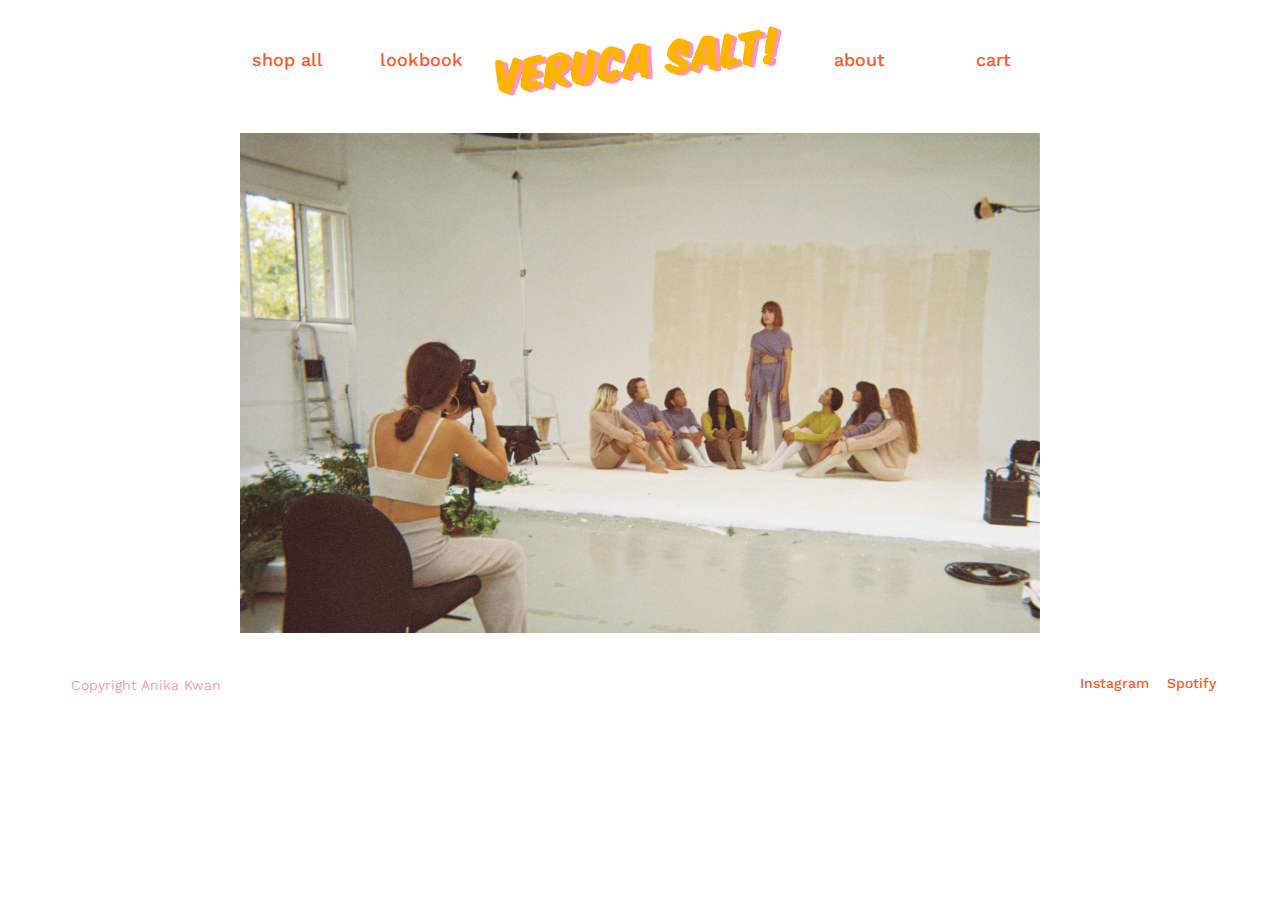
<file: index.html>
<!doctype html>
<html>

<head>
<meta charset="UTF-8">
<title>Veruca Salt!</title>
<link href="css/styles.css" rel="stylesheet" type="text/css">
	<link href="https://fonts.googleapis.com/css?family=Work+Sans:300,400,500,600,700,800,900&display=swap" rel="stylesheet">
 <script src="http://ajax.googleapis.com/ajax/libs/jquery/3.0.0/jquery.min.js"></script>
  <script src="js/responsiveslides.min.js"></script>
  <script>
   
    $(function () 
	  {

      // Slideshow 1
      $("#slider1").responsiveSlides({
        maxwidth: 800,
        speed: 300
      });

     
    });
  </script>	
	
</head>

<body>
<div id="wrapper">
<header>	
<nav>
<ul>
	<li><a href="shop-all.html"> shop all</a></li>
	<li><a href="lookbook.html">lookbook</a></li>
	<li id="linked-logo">
		<a href="index.html"><img src="images/verucasalt-logo.png" alt="" id = "logo" /></a>
	</li>
	<li><a href="about.html">about</a></li>
	<li><a href="cart.html">cart</a></li>
</ul>
</nav> <!--Main header navigation-->	
</header>	
	
<div id="content">
	<div class="slideshow">
	<ul class="rslides" id="slider1">
   <li><img src="images/slideshow/2.jpg" alt=""></li>
	<li><img src="images/slideshow/1.jpg" alt=""></li>
  <li><img src="images/slideshow/3.jpg" alt=""></li>
  </ul>
	</div>
	
	
</div>
	
<footer>
	<div class="left"> 
		<p class="copyright">Copyright Anika Kwan</p>
	</div>
	<div class = "right">
		<ul>
			<li>
				<a class="footer-link" href="https://instagram.com/anikakwan">Instagram</a>
			</li>
			<li>
				<a class= "footer-link" href= "https://open.spotify.com/user/anikakwan?si=peA4yP7_T5yDrOCucf3usg">Spotify</a>
			</li>
		</ul>
	</div>

</footer>

</div>
</body>

</html>
</file>
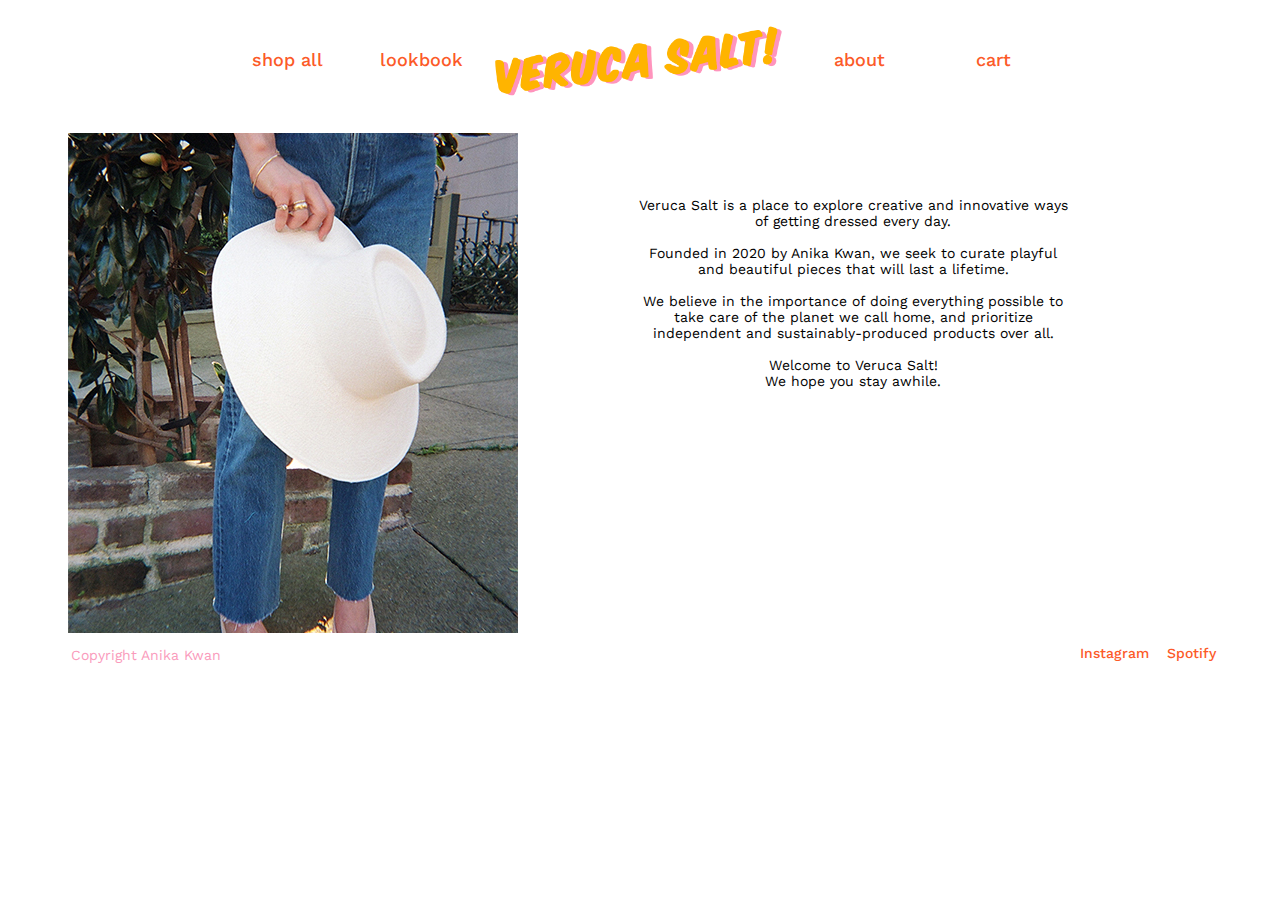
<file: about.html>
<!doctype html>
<html>

<head>
<meta charset="UTF-8">
<title>Veruca Salt!</title>
<link href="css/styles.css" rel="stylesheet" type="text/css">
	<link href="https://fonts.googleapis.com/css?family=Work+Sans:300,400,500,600,700,800,900&display=swap" rel="stylesheet">
</head>

<body>
<div id="wrapper">
<header>	
<nav>
<ul>
	<li><a href="shop-all.html"> shop all</a></li>
	<li><a href="lookbook.html">lookbook</a></li>
	<li id="linked-logo">
		<a href="index.html"><img src="images/verucasalt-logo.png" alt="" id = "logo" /></a>
	</li>
	<li><a href="about.html">about</a></li>
	<li><a href="cart.html">cart</a></li>
</ul>
</nav> <!--Main header navigation-->	
</header>	
	
<div id="content">
	<div class="about">
		<div class="picture">
		<img src ="images/lookbook/aboutpage.jpg" alt="">
		</div>
		
		<div class="text-frame">
			<div class = "text">
			<p>Veruca Salt is a place to explore creative and innovative ways of getting dressed every day.
			<br>
			<br>Founded in 2020 by Anika Kwan, we seek to curate playful and beautiful pieces that will last a lifetime.
			<br>
			<br>We believe in the importance of doing everything possible to take care of the planet we call home, and prioritize independent and sustainably-produced products over all.
			<br>
			<br>Welcome to Veruca Salt!
			<br>We hope you stay awhile.</p></div>
		</div>
	</div>
</div>
	
<footer>
	<div class="left"> 
		<p class="copyright">Copyright Anika Kwan</p>
	</div>
	<div class = "right">
		<ul>
			<li>
				<a class="footer-link" href="https://instagram.com/anikakwan">Instagram</a>
			</li>
			<li>
				<a class= "footer-link" href= "https://open.spotify.com/user/anikakwan?si=peA4yP7_T5yDrOCucf3usg">Spotify</a>
			</li>
		</ul>
	</div>

</footer>

</div>
</body>

</html>
</file>
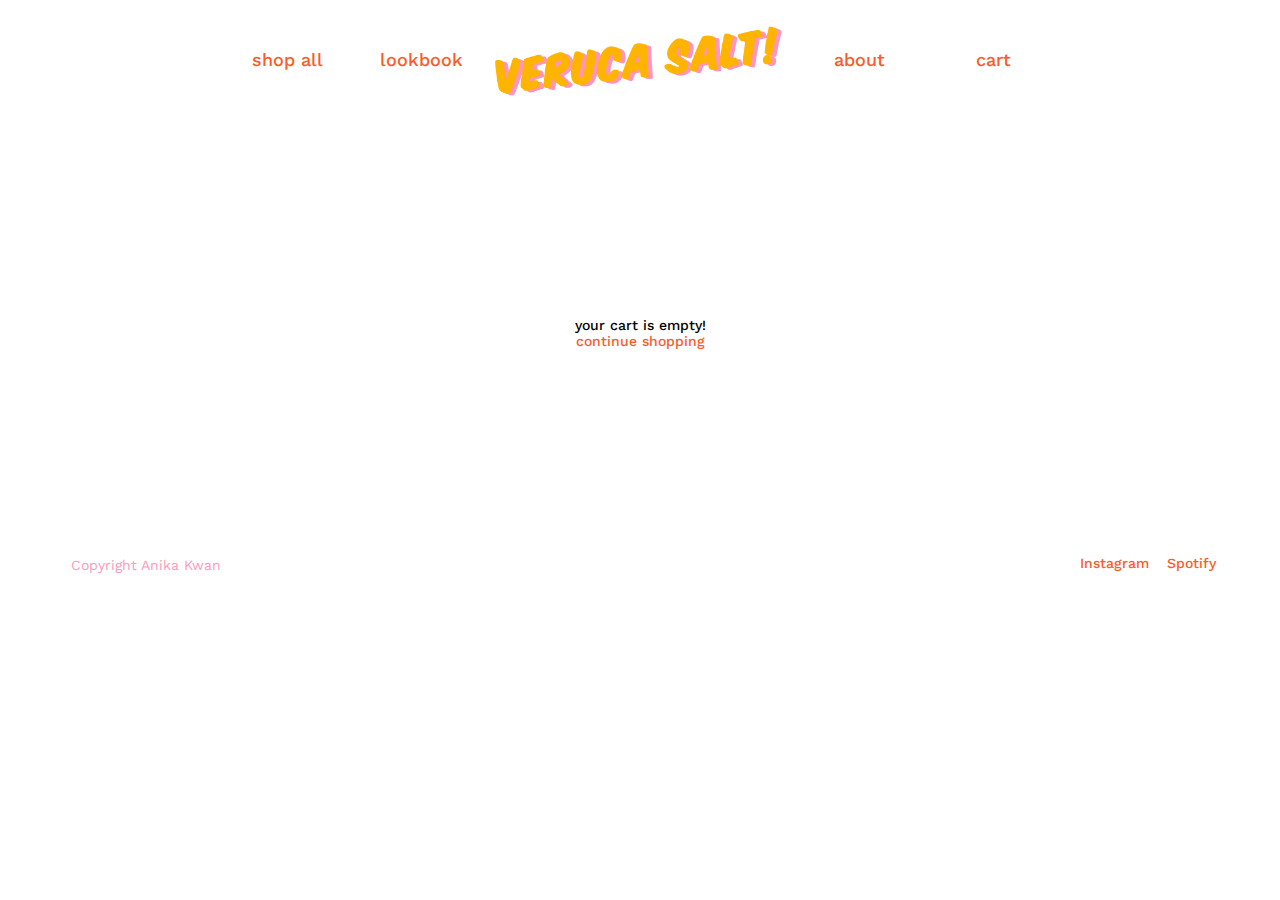
<file: cart.html>
<!doctype html>
<html>

<head>
<meta charset="UTF-8">
<title>Veruca Salt!</title>
<link href="css/styles.css" rel="stylesheet" type="text/css">
	<link href="https://fonts.googleapis.com/css?family=Work+Sans:300,400,500,600,700,800,900&display=swap" rel="stylesheet">
</head>

<body>
<div id="wrapper">
<header>	
<nav>
<ul>
	<li><a href="shop-all.html"> shop all</a></li>
	<li><a href="lookbook.html">lookbook</a></li>
	<li id="linked-logo">
		<a href="index.html"><img src="images/verucasalt-logo.png" alt="" id = "logo" /></a>
	</li>
	<li><a href="about.html">about</a></li>
	<li><a href="cart.html">cart</a></li>
</ul>
</nav> <!--Main header navigation-->	
</header>	
	
<div id="content">

<div id="empty-cart">
<p>your cart is empty!
<br><a href="index.html"> continue shopping</a>
	</p>
	
</div> <!--Need to center this vertically, add line break for continue shopping-->
	
</div>
	
<footer>
	<div class="left"> 
		<p class="copyright">Copyright Anika Kwan</p>
	</div>
	<div class = "right">
		<ul>
			<li>
				<a class="footer-link" href="https://instagram.com/anikakwan">Instagram</a>
			</li>
			<li>
				<a class= "footer-link" href= "https://open.spotify.com/user/anikakwan?si=peA4yP7_T5yDrOCucf3usg">Spotify</a>
			</li>
		</ul>
	</div>

</footer>

</div> <!--End of wrapper div-->
</body>

</html>
</file>
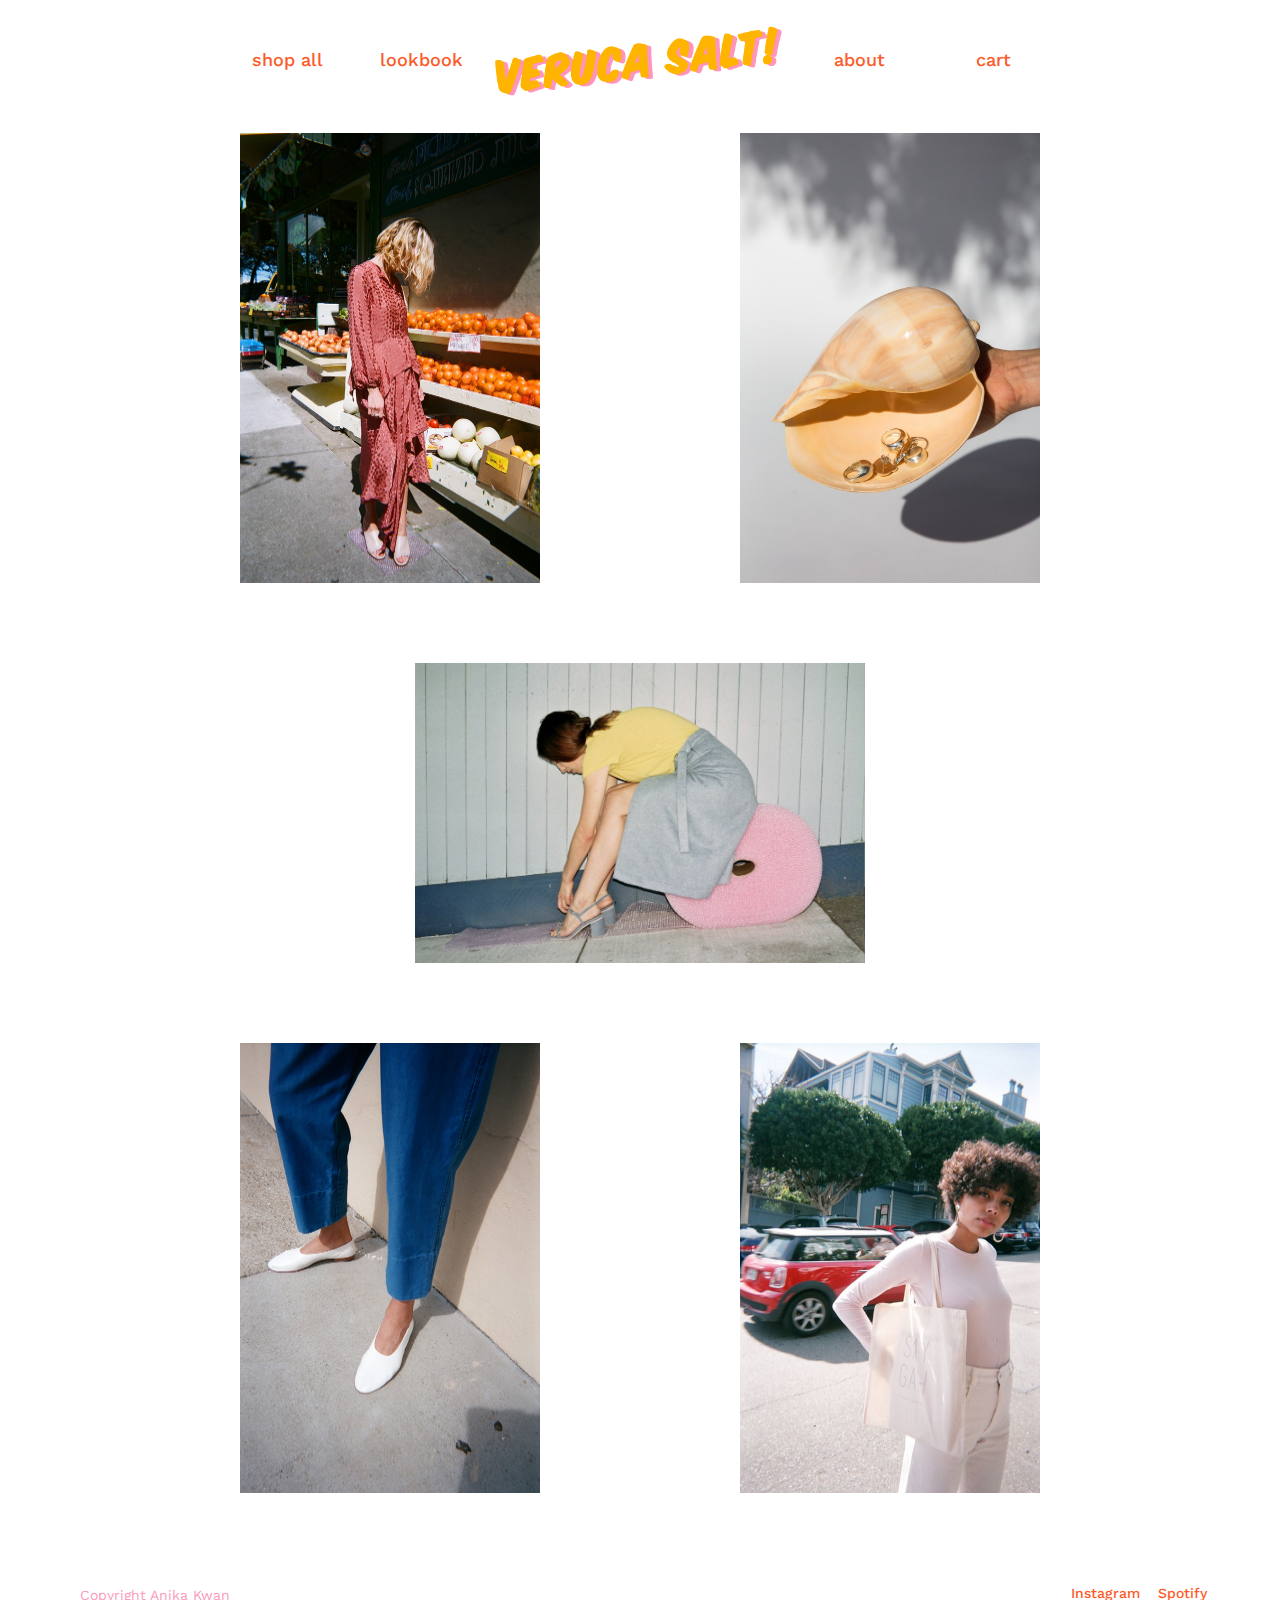
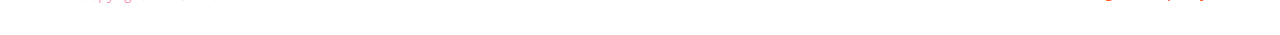
<file: lookbook.html>
<!doctype html>
<html>

<head>
<meta charset="UTF-8">
<title>Veruca Salt!</title>
<link href="css/styles.css" rel="stylesheet" type="text/css">
	<link href="https://fonts.googleapis.com/css?family=Work+Sans:300,400,500,600,700,800,900&display=swap" rel="stylesheet">
</head>

<body>
<div id="wrapper">
<header>	
<nav>
<ul>
	<li><a href="shop-all.html">shop all</a></li>
	<li><a href="lookbook.html">lookbook</a></li>
	<li id="linked-logo">
		<a href="index.html"><img src="images/verucasalt-logo.png" alt="" id = "logo" /></a>
	</li>
	<li><a href="about.html">about</a></li>
	<li><a href="cart.html">cart</a></li>
</ul>
</nav> <!--Main header navigation-->	
</header>	
	
	<div id="content">
	
	<div class = "all-lookbook">
		
		<div class="lookbook-tall">
			<img src="images/lookbook/000034250007.jpg" alt = "" height = "450px" width = "300px">
		</div>
		
		<div class="spacer-tall"></div>
		
		<div class="lookbook-tall">
			<img src="images/lookbook/01-lisa-says-gah.jpg" alt="" height = "450px" width = "300px">
		</div>
		
		<div class="spacer-wide"></div>
		
		<div class="lookbook-wide">
			<img src="images/lookbook/02-lisa-says-gah.jpg" alt="" height = "300px" width = "450px">
		</div>
		
		<div class="spacer-wide"></div>
		
		<div class="lookbook-tall">
			<img src="images/lookbook/20980016.jpg" alt = "" height = "450px" width = "300px">
		</div>
		
		<div class="spacer-tall"></div>
		
		<div class="lookbook-tall">
			<img src="images/lookbook/5e1bb1f80ce060f3c17e4867f0e86733.jpg" alt="" height = "450px" width = "300px">
		</div>
			
	</div>
	
	
<footer>
	<div class="left"> 
		<p class="copyright">Copyright Anika Kwan</p>
	</div>
	<div class = "right">
		<ul>
			<li>
				<a class="footer-link" href="https://instagram.com/anikakwan">Instagram</a>
			</li>
			<li>
				<a class= "footer-link" href= "https://open.spotify.com/user/anikakwan?si=peA4yP7_T5yDrOCucf3usg">Spotify</a>
			</li>
		</ul>
	</div>

</footer>

</div>
	</div>
</body>

</html>
</file>
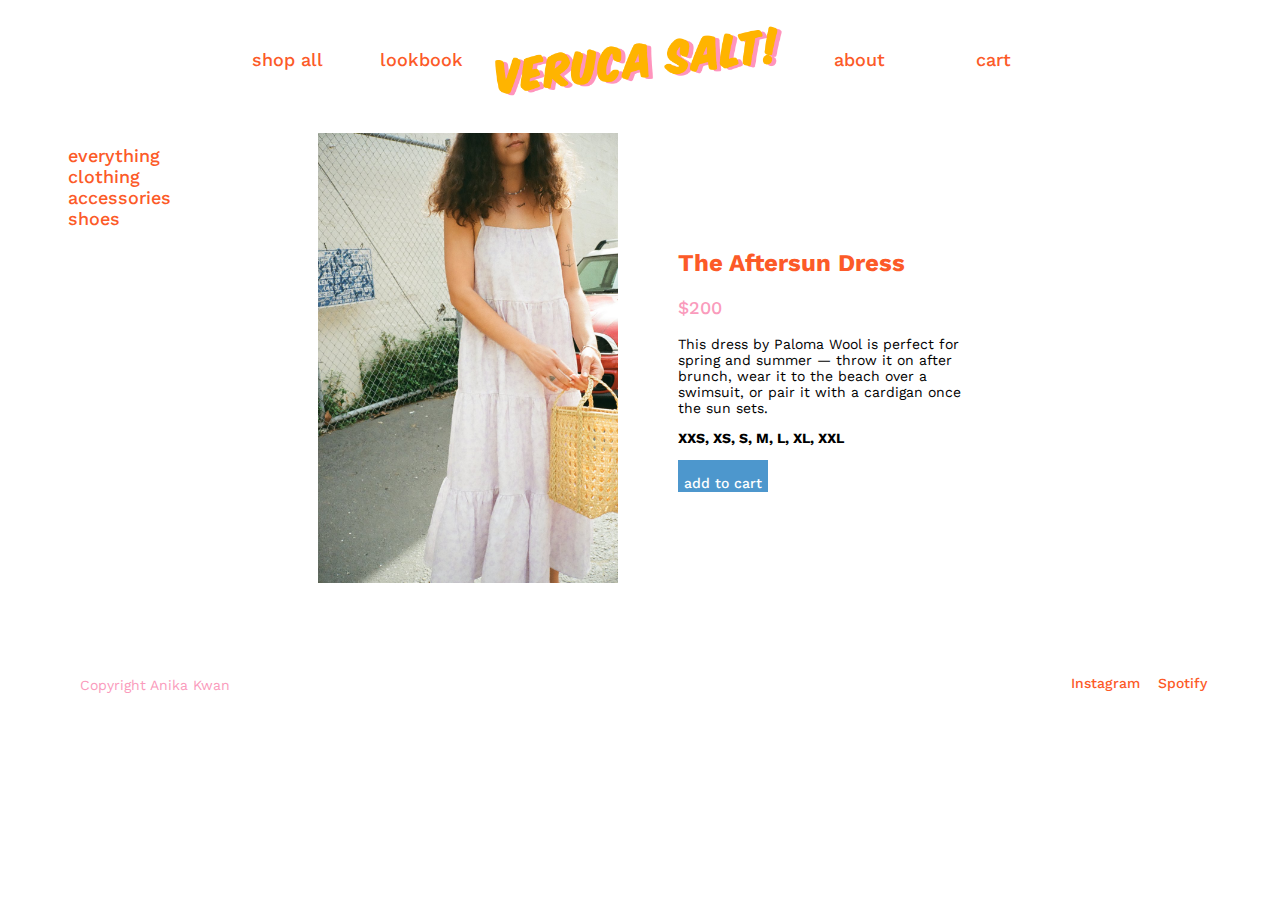
<file: product-page.html>
<!doctype html>
<html>

<head>
<meta charset="UTF-8">
<title>Veruca Salt!</title>
<link href="css/styles.css" rel="stylesheet" type="text/css">
	<link href="https://fonts.googleapis.com/css?family=Work+Sans:300,400,500,600,700,800,900&display=swap" rel="stylesheet">
</head>

<body>
	
<div id="wrapper">
<header>	
<nav>
<ul>
	<li><a href="shop-all.html">shop all</a></li>
	<li><a href="lookbook.html">lookbook</a></li>
	<li id="linked-logo">
		<a href="index.html"><img src="images/verucasalt-logo.png" alt="" id = "logo" /></a>
	</li>
	<li><a href="about.html">about</a></li>
	<li><a href="cart.html">cart</a></li>
</ul>
</nav> <!--Main header navigation-->	
</header>	
	
<div id="content">
	
	<div id="sidenav">
	<ul>
		<li><a href="shop-all.html">everything</a></li>
		<li><a href="#">clothing</a></li>
		<li><a href="#">accessories</a></li>
		<li><a href="#">shoes</a></li>
		</ul>
	</div>
		
	<div class = "item-page">
		
		<div class="lookbook-tall">
			<img src="images/lookbook/scan24_fca73f1a-2d81-401e-a0ba-62a98de5f76a_1200x.progressive.jpg" alt = "" height = "450px" width = "300px">
		</div>
		
		<div class="item-spacer"></div>
		
		<div class="item-details">
		  	<h2>&nbsp;</h2>
		  	<h2>&nbsp;</h2>
		 	<h2>The Aftersun Dress</h2><h3>$200</h3>
			<p>This dress by Paloma Wool is perfect for spring and summer — throw it on after brunch, wear it to the beach over a swimsuit, or pair it with a cardigan once the sun sets.</p>
			<p><strong>XXS, XS, S, M, L, XL, XXL</strong></p>
			<div class = "cart-button"><p>add to cart</p></div>
		  
      </div>
</div>
	
<footer>
	<div class="left"> 
		<p class="copyright">Copyright Anika Kwan</p>
	</div>
	<div class = "right">
		<ul>
			<li>
				<a class="footer-link" href="https://instagram.com/anikakwan">Instagram</a>
			</li>
			<li>
				<a class= "footer-link" href= "https://open.spotify.com/user/anikakwan?si=peA4yP7_T5yDrOCucf3usg">Spotify</a>
			</li>
		</ul>
	</div>

</footer>

</div>
</div>
</body>

</html>
</file>
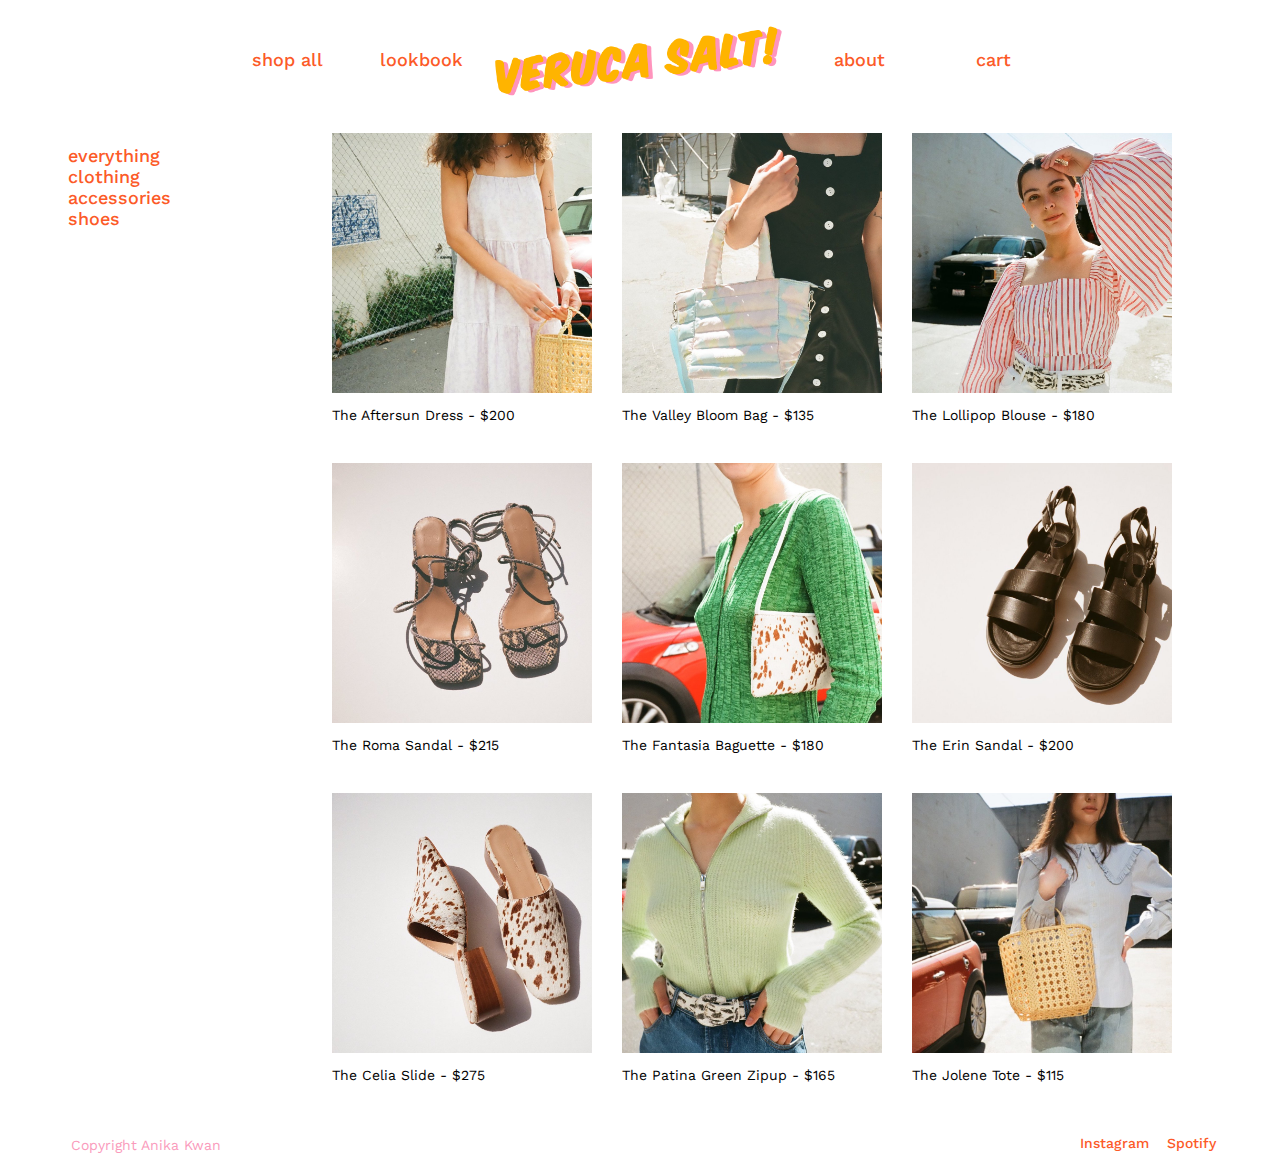
<file: shop-all.html>
<!doctype html>
<html>

<head>
<meta charset="UTF-8">
<title>Veruca Salt!</title>
<link href="css/styles.css" rel="stylesheet" type="text/css">
	<link href="https://fonts.googleapis.com/css?family=Work+Sans:300,400,500,600,700,800,900&display=swap" rel="stylesheet">
</head>

<body>
	
<div id="wrapper">
<header>	
<nav>
<ul>
	<li><a href="shop-all.html">shop all</a></li>
	<li><a href="lookbook.html">lookbook</a></li>
	<li id="linked-logo">
		<a href="index.html"><img src="images/verucasalt-logo.png" alt="" id = "logo" /></a>
	</li>
	<li><a href="about.html">about</a></li>
	<li><a href="cart.html">cart</a></li>
</ul>
</nav> <!--Main header navigation-->	
</header>	
	
<div id="content">
	
	<div id="sidenav">
	<ul>
		<li><a href="shop-all.html">everything</a></li>
		<li><a href="#">clothing</a></li>
		<li><a href="#">accessories</a></li>
		<li><a href="#">shoes</a></li>
		</ul>
	</div>
	
	<div class = "all-items">
		<div class="product">
			<div class = "product-image">
			<a href = "product-page.html"><img src="images/products/clothes/peony-aftersun/aftersundress.jpg" alt="peony-aftersun" class="product"></a></div>
			<div class="product-details"><p>The Aftersun Dress - $200</p></div>
		</div>

	<div class="product">
			<div class = "product-image">
			<img src="images/products/accessories/HVISK Valley Bloom/valleybloombag.jpg" alt="hvisk-valley" class="product"></div>
			<div class="product-details"><p>The Valley Bloom Bag - $135</p></div>
		</div>
		
		<div class="product">
			<div class = "product-image">
			<img src="images/products/clothes/ganni-lollipop/lollipopblouse.jpg" alt="ganni-lollipop" class="product"></div>
			<div class="product-details"><p>The Lollipop Blouse - $180</p></div>
		</div>
	
		<div class="product">
			<div class = "product-image">
			<img src="images/products/shoes/LOQ Roma sandal/romasandal.jpg" alt="loq-roma" class="product"></div>
			<div class="product-details"><p>The Roma Sandal - $215</p></div>
		</div>
		
		<div class="product">
			<div class = "product-image">
			<img src="images/products/accessories/Paloma Wool Fantasia/fantasiabag.jpg" alt="paloma-fantasia" class="product"></div>
			<div class="product-details"><p>The Fantasia Baguette - $180</p></div>
		</div>
		
		<div class="product">
			<div class = "product-image">
			<img src="images/products/shoes/Vagabond Erin sandal/vagabondslide.jpg" alt="vagabond-erin" class="product"></div>
			<div class="product-details"><p>The Erin Sandal - $200</p></div>
		</div>
		
		<div class="product">
			<div class = "product-image">
			<img src="images/products/shoes/Paloma Wool Celia/celiaslide.jpg" alt="paloma-celia" class="product"></div>
			<div class="product-details"><p>The Celia Slide - $275</p></div>
		</div>
		
			<div class="product">
			<div class = "product-image">
			<img src="images/products/clothes/ganni-patina/patinazipup.jpg" alt="ganni-patina" class="product"> </div>
			<div class="product-details"><p>The Patina Green Zipup - $165</p></div>	
		</div>
		
		<div class="product">
			<div class = "product-image">
			<img src="images/products/accessories/Bembien Jolene/jolenebag2.jpg" alt="bembien-jolene" class="product"></div>
		<div class="product-details"><p>The Jolene Tote - $115</p></div>
		</div>
	 </div>
	<!--Close "content" div-->
</div>
	
<footer>
	<div class="left"> 
		<p class="copyright">Copyright Anika Kwan</p>
	</div>
	<div class = "right">
		<ul>
			<li>
				<a class="footer-link" href="https://instagram.com/anikakwan">Instagram</a>
			</li>
			<li>
				<a class= "footer-link" href= "https://open.spotify.com/user/anikakwan?si=peA4yP7_T5yDrOCucf3usg">Spotify</a>
			</li>
		</ul>
	</div>

</footer>

</div>
</body>

</html>
</file>
<file: css/styles.css>
@charset "UTF-8";
/* CSS Document */
@import url('https://fonts.googleapis.com/css?family=Roboto+Mono');
/*general styles*/

body {font-family: 'Work Sans'; font-size:12px; margin-top:0;}

/*HOME PAGE*/
.slideshow {height:500px; margin-bottom:20px;} /*you will delete the height as soon as you add content. Width is not added since the slideshow expands to the width of the entire wrapper*/

.rslides {
  position: relative;
  height: 500px;
  list-style: none;
  overflow: hidden;
  width: 100%;
  padding: 0;
  margin: 0;
  margin: 0 auto;
  }

.rslides li {
  -webkit-backface-visibility: hidden;
  position: absolute;
  display: none;
  width: 100%;
  left: 0;
  top: 0;
  }

.rslides li:first-child {
  position: relative;
  display: block;
  float: left;
  }

.rslides img {
  display: block;
  height: auto;
  float: left;
  width: 100%;
  border: 0;
  }

/*MAIN NAV*/
#wrapper {width: 100%; margin: 0 auto;}
#linked-logo {width: 300px;margin:0}
#logo {width:300px;margin:0 auto; vertical-align: middle}
header {background-color:#ffffff;}
nav {width:100%; margin:0 austo;text-align: center}
ul {margin-left:0; padding-left:0;} /*overwrites default bullet points and padding*/
li {display:inline-block;} /*turns list items horizontal*/
li a {display: block; width:130px; font-size: 18px; font-weight: 500}/*note: the width of the tabs is 150px so the 10px padding left and right has to be subtracted from the width on the code*/

a:link {color:#FC5A28; text-align:center; text-decoration:none;} 
a:visited {color:#FC5A28;}
a:hover {color:#4D97CD;}

/*CART*/
#empty-cart {font-size: 20px; font-weight: 500; text-align: center; display: flex; justify-content: center; align-items: center; height: 400px;} 

/*SIDE NAV*/
#sidenav a:link {text-align:left; text-decoration:none;} 
#sidenav a:visited {color:#FC5A28;}
#sidenav a:hover {color:#4D97CD;}

#sidenav {
	height: 100%;
	width:10px;
	position:relative;
	margin-left: 50px;
	margin-right: 10px;
	float:left;
	margin-top: 0px;
}

#sidenav li {
	display: block;
}

#content {
	margin: auto;
	padding: 10px;}

/* FOOTER*/
footer {
	background-color:#ffffff;
	clear:both;
	padding-left: 5%;
	padding-right: 5%;}

.copyright {
	font-family: "Work Sans";
	color: #FA9BBC;
	font-size: 14px;
	font-weight: 600px;}

.footer-link {
	font-size: 14px;
	width: 100%;
	margin-left: 14px;}

.left {display: inline-block}
.right{display: inline-block; float: right}

/*LOOKBOOK*/

.contain {
  object-fit: contain;
}

.all-lookbook {
	text-align: center;
	width: 800px;
	clear:both;
	margin: 0 auto; 
	overflow:hidden;
	padding-left:100px;
	padding-right: 100px;
	}

.lookbook-tall {
	width:300px;
	height:450px;
	float:left;
	margin: 0 auto;
	margin-bottom: 80px;
	overflow:hidden;
	/*flex: 1;
	flex-basis: 200px;*/
	display: inline-block;
	} 

.lookbook-wide {
	width:450px;
	height:300px;
	float:left;
	margin: 0 auto;
	margin-bottom:80px;
	overflow:hidden;
	flex: 1;
	flex-basis: 200px;
	display: inline-block; 
	} 

.spacer-tall {
	width:200px;
	height:450px;
	background-color:white;
	float:left;
	margin: 0 auto;
	margin-bottom:50px;
	overflow:hidden;
	} 

.spacer-wide {
	width:175px;
	height:300px;
	float:left;
	margin-bottom: 50px;
	} 

/*SHOP ALL*/
.all-items {
	text-align: center;
	width: 900px;
	margin-right: 30px;
	float:right;
	/*clear:both;overflow:hidden*/}

/*PRODUCTS*/
.product {
	width: 260px;
	float:left;
	margin-right: 30px;
	margin-bottom: 20px;
	/*flex: 1;
	flex-basis: 200px;*/
	display: inline-block; 
} 

.product-image {
	height: 260px;
	width: 260px;
	background-color:#EC4578;
	float:left;
	margin-right: 30px;
	/*flex: 1;
	flex-basis: 200px;*/
	display: inline-block; 
} 

.product-details {
	height: 50px;
	width: 260px;
	float: left;
	margin-right: 30px;
	display: inline-block;
	text-align: left;
	}

/*ABOUT PAGE*/
.about {
	text-align: center;
	width:1000px;
	margin: auto 0px;
	float:left;
	margin-left: 50px;
	margin-right:50px;
}
	
.picture {
	width:450px;
	height:500px; 
	float:left;
	margin-right: 50px;
	} 

.text-frame {
	width:450px;
	height:500px;
	float:right;
	}

.text {
	padding-top: 50px;
	padding-left: 20px;
	font-size: 18px;
	}

/* ITEM DETAILS PAGE */

.item-page {
	margin-left: 300px;
	}

.item-photo {
	height: 260px;
	width: 260px;
	background-color:#EC4578;
	float:left;
	margin-left: 60px;
	margin-right: 30px;
	/*flex: 1;
	flex-basis: 200px;*/
	display: inline-block; 
} 
.item-details {
	height: 450px;
	width: 300px;
	
	margin-left: 60px;
	display: inline-block
}

.cart-button {
	background-color: #4D97CD;
	color: white;
	font-weight: 500;
	font-size: 14px;
	width: 90px;
	height:30px;
	text-align: center;
	padding-bottom: 1px;
	padding-top: 1px;
}

h2{
	font-size: 24px;
	color: #FC5A28; 
}

h3 {
	font-size: 18px;
	color:#FA9BBC;
	font-weight: 500;
}

p{
	font-size: 14px;
}
</file>
